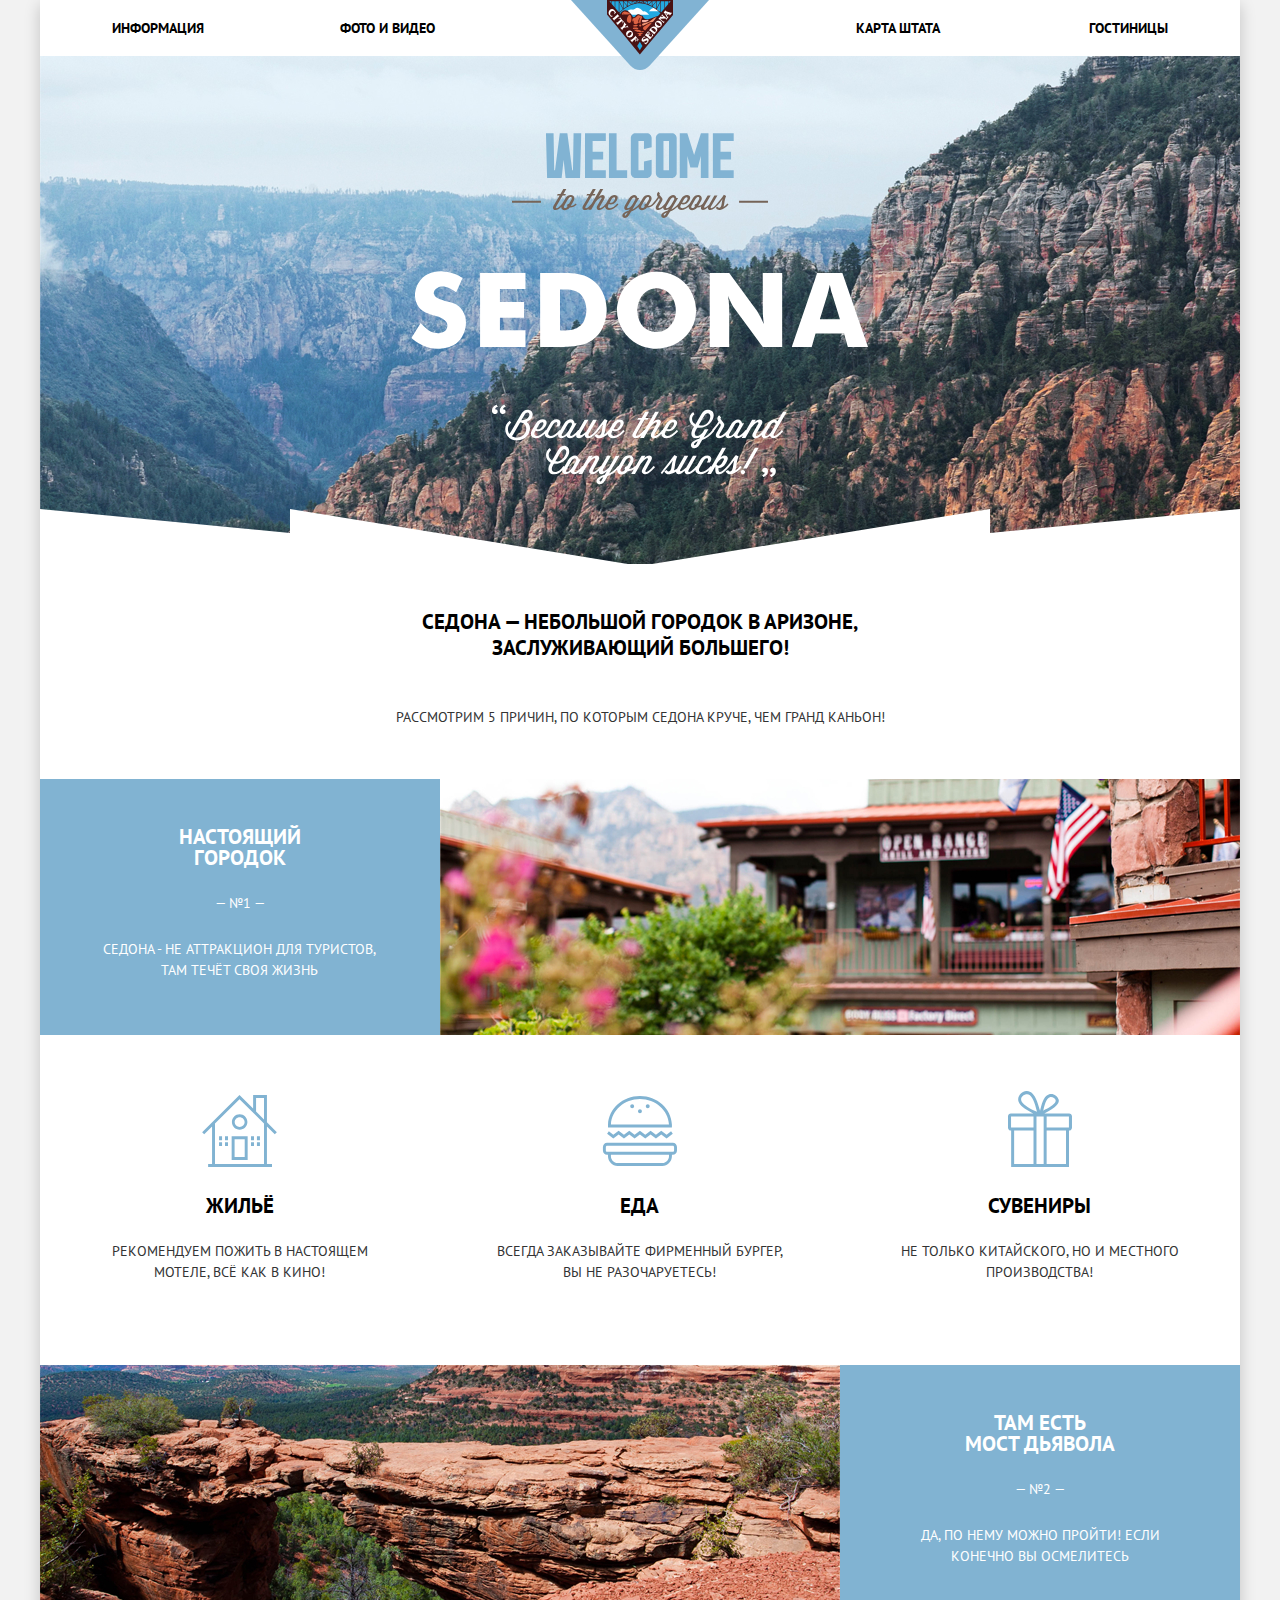
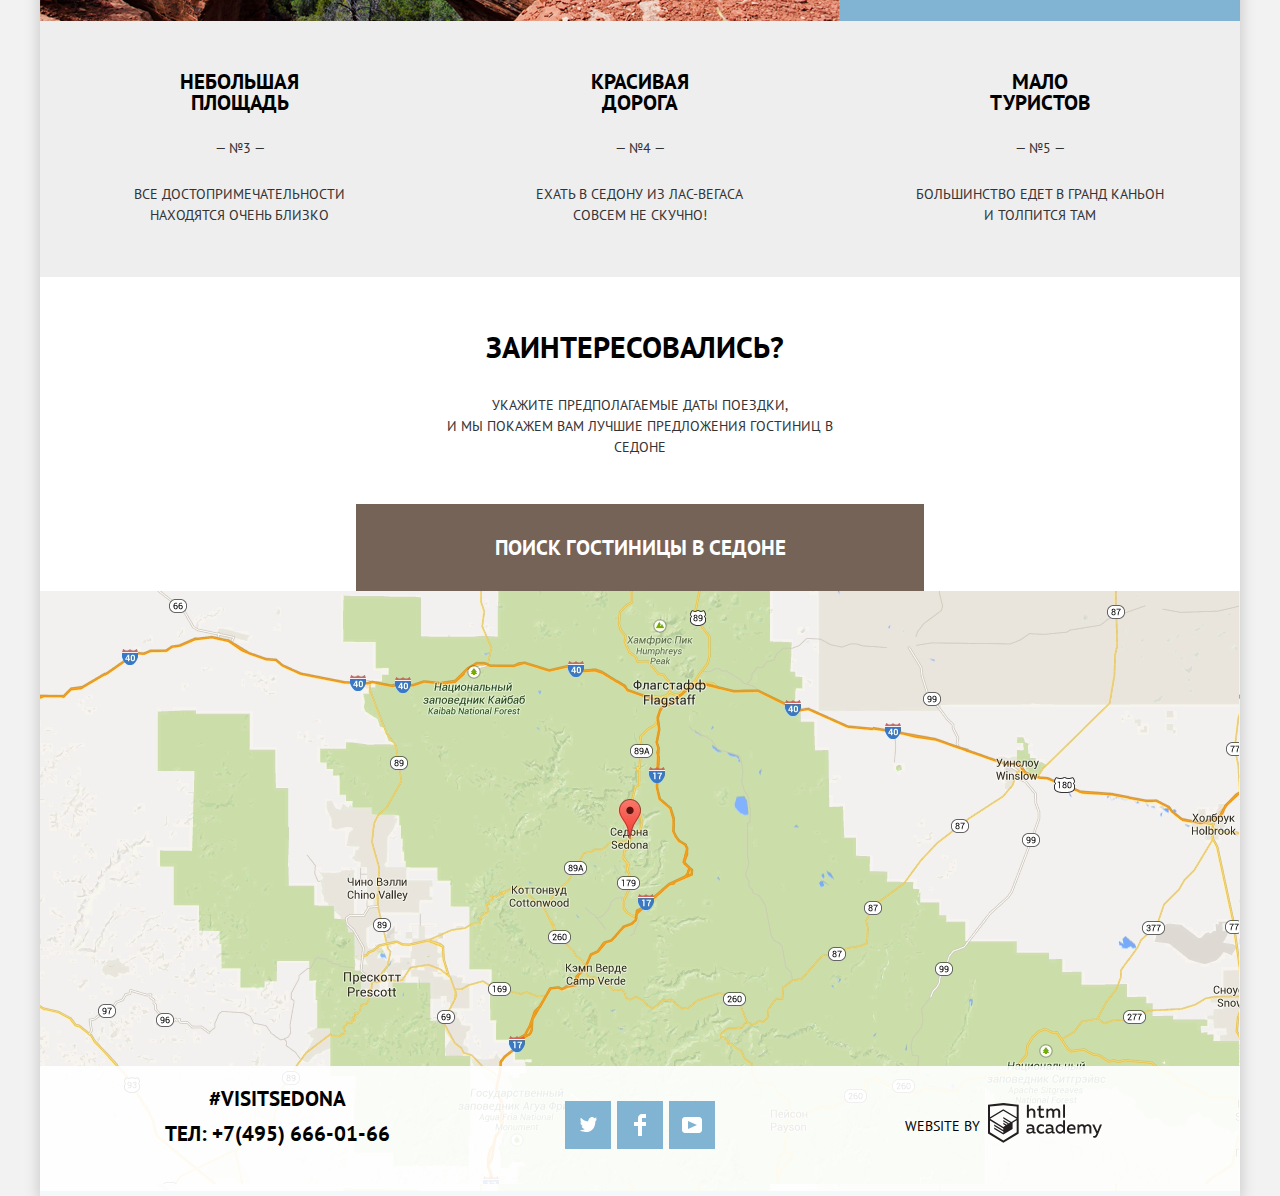
<file: index.html>
<!DOCTYPE html>
<html class="page" lang="ru">
  <head>
    <meta charset="utf-8">
    <title>HTML Academy: Седона</title>
    <link rel="icon" href="favicon.ico">
    <link rel="apple-touch-icon" href="img/152.png">
    <link href="css/normalize.min.css" rel="stylesheet">
    <link href="css/style.min.css" rel="stylesheet">
  </head>

  <body class="container">

    <header class="main-header">
      <nav class="main-navigation">
        <a class="main-header-logo">
          <img src="img/logo.svg" width="138" height="70" alt="Герб города Седона">
        </a>
        <ul class="site-navigation">
          <li class="site-navigation-item"><a href="#">Информация</a></li>
          <li class="site-navigation-item"><a href="#">Фото и видео</a></li>
          <li class="site-navigation-item"><a href="#">Карта штата</a></li>
          <li class="site-navigation-item"><a href="catalog.html">Гостиницы</a></li>
        </ul>
      </nav>
    </header>

    <main class="main-content">
      <h1 class="main-definition">Седона — небольшой городок в Аризоне, заслуживающий большего!</h1>
      <p class="main-description">Рассмотрим 5 причин, по которым Седона круче, чем гранд каньон!</p>
      <section class="features">
        <h2 class="hidden">Достоинства Седоны</h2>
        <ul class="features-list">
          <li class="feature-item first">
            <div class="feature-description">
              <h3>Настоящий городок</h3>
              <p class="feature-number">— №1 —</p>
              <p class="feature-clarification">Седона - не аттракцион для туристов, там течёт своя жизнь</p>
            </div>
            <img class="feature-image" src="img/everyday-life.jpg" width="800" height="256" alt="Повседневная жизнь в Седоне">
            <ul class="subfeatures-list">
              <li class="subfeatures-item housing">
                <h3>Жильё</h3>
                <p class="feature-clarification">Рекомендуем пожить в настоящем мотеле, всё как в кино!</p>
              </li>
              <li class="subfeatures-item food">
                <h3>Еда</h3>
                <p class="feature-clarification">Всегда заказывайте фирменный бургер, вы не разочаруетесь!</p>
              </li>
              <li class="subfeatures-item souvenirs">
                <h3>Сувениры</h3>
                <p class="feature-clarification">Не только китайского, но и местного производства!</p>
              </li>
            </ul>
          </li>
          <li class="feature-item second">
            <div class="feature-description">
              <h3>Там есть Мост дьявола</h3>
              <p  class="feature-number"> — №2 —</p>
              <p class="feature-clarification">Да, по нему можно пройти! Если конечно вы осмелитесь</p>
            </div>
            <img class="feature-image" src="img/devil-bridge.jpg" width="800" height="256" alt="Мост Дьявола">
          </li>
          <li class="feature-item-no-pic">
            <h3>Небольшая площадь</h3>
            <p  class="feature-number">— №3 —</p>
            <p class="feature-clarification">Все достопримечательности находятся очень близко</p>
          </li>
          <li class="feature-item-no-pic">
            <h3>Красивая дорога</h3>
            <p  class="feature-number">— №4 —</p>
            <p class="feature-clarification">Ехать в седону из Лас-Вегаса совсем не скучно!</p>
          </li>
          <li class="feature-item-no-pic">
            <h3>Мало туристов</h3>
            <p  class="feature-number">— №5 —</p>
            <p class="feature-clarification">Большинство едет в гранд каньон и толпится там</p>
          </li>
        </ul>
      </section>
      <section class="hotel">
        <p class="hotel-interest">Заинтересовались?</p>
        <p class="clarification">Укажите предполагаемые даты поездки,<br> и мы покажем вам лучшие предложения гостиниц в Cедоне</p>
        <h2 class="hidden">Поиск гостиницы в Седоне</h2>
        <a class="hotel-search" href="form.html">Поиск гостиницы в Седоне</a>
        <form class="hotel-form" method="post" action="https://echo.htmlacademy.ru">
          <div class="hotel-field">
            <label class="hotel-form-arrival" for="arrival">Дата заезда:</label>
            <div class="hotel-form-field">
              <button class="hotel-calendar" type="button">
                <svg width="21" height="23" viewBox="0 0 21 23" fill="none" xmlns="http://www.w3.org/2000/svg">
                  <path fill-rule="evenodd" clip-rule="evenodd" d="M16.406 3.02498H19.251C20.217 3.02498 21 3.84698 21 4.86198V21.164C21 22.179 20.217 23 19.251 23H1.75C0.784 23 0 22.179 0 21.164V4.86198C0 3.84698 0.784 3.02498 1.75 3.02498H4.593V1.64798C4.593 1.26698 4.887 0.958984 5.25 0.958984C5.612 0.958984 5.906 1.26698 5.906 1.64798V3.02498H9.844V1.64798C9.844 1.26698 10.138 0.958984 10.501 0.958984C10.862 0.958984 11.156 1.26698 11.156 1.64798V3.02498H15.094V1.64798C15.094 1.26698 15.387 0.958984 15.75 0.958984C16.112 0.958984 16.406 1.26698 16.406 1.64798V3.02498ZM19.5646 21.484C19.6466 21.3979 19.691 21.2828 19.688 21.164H19.689V4.86198C19.689 4.60898 19.493 4.40298 19.252 4.40298H16.407V5.78098C16.407 6.16198 16.113 6.46998 15.751 6.46998C15.388 6.46998 15.095 6.16198 15.095 5.78098V4.40298H11.157V5.78098C11.157 6.16198 10.863 6.46998 10.502 6.46998C10.139 6.46998 9.845 6.16198 9.845 5.78098V4.40298H5.907V5.78098C5.907 6.16198 5.613 6.46998 5.251 6.46998C4.888 6.46998 4.594 6.16198 4.594 5.78098V4.40298H1.75C1.50263 4.40953 1.30696 4.61458 1.312 4.86198V21.164C1.30696 21.4114 1.50263 21.6164 1.75 21.623H19.251C19.3698 21.6201 19.4826 21.5701 19.5646 21.484Z" fill="#A9A9A9"/>
                  <path fill-rule="evenodd" clip-rule="evenodd" d="M4.59399 9.2251H7.21899V11.2911H4.59399V9.2251ZM4.59399 12.6681H7.21899V14.7351H4.59399V12.6681ZM7.21899 16.1121H4.59399V18.1781H7.21899V16.1121ZM9.18799 16.1121H11.813V18.1781H9.18799V16.1121ZM11.813 12.6681H9.18799V14.7351H11.813V12.6681ZM9.18799 9.2251H11.813V11.2911H9.18799V9.2251ZM16.406 16.1121H13.781V18.1781H16.406V16.1121ZM13.781 12.6681H16.406V14.7351H13.781V12.6681ZM16.406 9.2251H13.781V11.2911H16.406V9.2251Z" fill="#A9A9A9"/>
                </svg>
              </button>
              <input class="hotel-input-date" type="text" id="arrival" name="arrival" placeholder="24 апреля 2017">
            </div>
          </div>
          <div class="hotel-field">
            <label class="hotel-form-departure" for="departure">Дата выезда:</label>
            <div class="hotel-form-field">
              <button class="hotel-calendar" type="button">
                <svg width="21" height="23" viewBox="0 0 21 23" fill="none" xmlns="http://www.w3.org/2000/svg">
                  <path fill-rule="evenodd" clip-rule="evenodd" d="M16.406 3.02498H19.251C20.217 3.02498 21 3.84698 21 4.86198V21.164C21 22.179 20.217 23 19.251 23H1.75C0.784 23 0 22.179 0 21.164V4.86198C0 3.84698 0.784 3.02498 1.75 3.02498H4.593V1.64798C4.593 1.26698 4.887 0.958984 5.25 0.958984C5.612 0.958984 5.906 1.26698 5.906 1.64798V3.02498H9.844V1.64798C9.844 1.26698 10.138 0.958984 10.501 0.958984C10.862 0.958984 11.156 1.26698 11.156 1.64798V3.02498H15.094V1.64798C15.094 1.26698 15.387 0.958984 15.75 0.958984C16.112 0.958984 16.406 1.26698 16.406 1.64798V3.02498ZM19.5646 21.484C19.6466 21.3979 19.691 21.2828 19.688 21.164H19.689V4.86198C19.689 4.60898 19.493 4.40298 19.252 4.40298H16.407V5.78098C16.407 6.16198 16.113 6.46998 15.751 6.46998C15.388 6.46998 15.095 6.16198 15.095 5.78098V4.40298H11.157V5.78098C11.157 6.16198 10.863 6.46998 10.502 6.46998C10.139 6.46998 9.845 6.16198 9.845 5.78098V4.40298H5.907V5.78098C5.907 6.16198 5.613 6.46998 5.251 6.46998C4.888 6.46998 4.594 6.16198 4.594 5.78098V4.40298H1.75C1.50263 4.40953 1.30696 4.61458 1.312 4.86198V21.164C1.30696 21.4114 1.50263 21.6164 1.75 21.623H19.251C19.3698 21.6201 19.4826 21.5701 19.5646 21.484Z" fill="#A9A9A9"/>
                  <path fill-rule="evenodd" clip-rule="evenodd" d="M4.59399 9.2251H7.21899V11.2911H4.59399V9.2251ZM4.59399 12.6681H7.21899V14.7351H4.59399V12.6681ZM7.21899 16.1121H4.59399V18.1781H7.21899V16.1121ZM9.18799 16.1121H11.813V18.1781H9.18799V16.1121ZM11.813 12.6681H9.18799V14.7351H11.813V12.6681ZM9.18799 9.2251H11.813V11.2911H9.18799V9.2251ZM16.406 16.1121H13.781V18.1781H16.406V16.1121ZM13.781 12.6681H16.406V14.7351H13.781V12.6681ZM16.406 9.2251H13.781V11.2911H16.406V9.2251Z" fill="#A9A9A9"/>
                </svg>
              </button>
              <input class="hotel-input-date" type="text" id="departure" name="departure" placeholder="4 июля 2017">
            </div>
          </div>
          <div class="hotel-field">
            <label class="hotel-label-adults" for="adults">Взрослые:</label>
            <div class="hotel-counter-wrapper">
              <button class="hotel-counter-add" type="button">
                <svg width="11" height="11" viewBox="0 0 11 11" fill="none" xmlns="http://www.w3.org/2000/svg">
                  <path fill-rule="evenodd" clip-rule="evenodd" d="M4.23086 6.76932V11H6.76932V6.76932H11V4.23086H6.76932V0H4.23085V4.23086H0V6.76932H4.23086Z" fill="#A9A9A9"/>
                </svg>
              </button>
              <button class="hotel-counter-del" type="button">
                <svg width="12" height="3" viewBox="0 0 12 3" fill="none" xmlns="http://www.w3.org/2000/svg">
                  <rect width="12" height="3" fill="#A9A9A9"/>
                </svg>
              </button>
              <input class="hotel-input-people" type="text" id="adults" name="adults" placeholder="2">
            </div>
            <label class="hotel-label-children" for="children">Дети:</label>
            <div class="hotel-counter-wrapper">
              <button class="hotel-counter-add" type="button">
                <svg width="11" height="11" viewBox="0 0 11 11" fill="none" xmlns="http://www.w3.org/2000/svg">
                  <path fill-rule="evenodd" clip-rule="evenodd" d="M4.23086 6.76932V11H6.76932V6.76932H11V4.23086H6.76932V0H4.23085V4.23086H0V6.76932H4.23086Z" fill="#A9A9A9"/>
                </svg>
              </button>
              <button class="hotel-counter-del" type="button">
                <svg width="12" height="3" viewBox="0 0 12 3" fill="none" xmlns="http://www.w3.org/2000/svg">
                  <rect width="12" height="3" fill="#A9A9A9"/>
                </svg>
              </button>
              <input class="hotel-input-people" type="text" id="children" name="children" placeholder="0">
            </div>
          </div>
          <button class="hotel-find-button" type="submit">Найти</button>
        </form>
      </section>
      <section class="map">
        <h2 class="hidden">Карта Седоны</h2>
        <iframe src="https://www.google.com/maps/embed?pb=!1m18!1m12!1m3!1d104770.38018730558!2d-111.86517855273749!3d34.85435832354931!2m3!1f0!2f0!3f0!3m2!1i1024!2i768!4f13.1!3m3!1m2!1s0x872da132f942b00d%3A0x5548c523fa6c8efd!2z0KHQtdC00L7QvdCwLCDQkNGA0LjQt9C-0L3QsCA4NjMzNiwg0KHQqNCQ!5e0!3m2!1sru!2sru!4v1615131981933!5m2!1sru!2sru" width="1200" height="594" allowfullscreen title="Седона в google maps"></iframe>
      </section>
    </main>

    <footer class="main-footer">
      <section class="footer-contacts">
        <h2 class="hidden">Контакты</h2>
        <p class="hashtag">#visitsedona</p>
        <p class="telephone">тел: <a href="tel:+74956660166">+7(495) 666-01-66</a></p>
      </section>
      <section class="footer-socials">
        <h2 class="hidden">Мы в социальных сетях</h2>
        <ul>
          <li>
            <a class="social-button" href="#">
              <span class="hidden">Twitter</span>
              <svg aria-hidden="true" focusable="false" width="17" height="17" viewBox="0 0 17 17" fill="none" xmlns="http://www.w3.org/2000/svg">
                <path d="M10.95 1.14409C12.635 0.648089 13.934 1.41409 14.527 2.32309C15.2 2.09209 15.858 1.84209 16.538 1.61509C16.5249 2.30145 16.2117 2.94761 15.681 3.38309C16.366 3.55309 16.985 2.89209 16.985 2.89209C16.816 3.89209 15.979 4.68009 15.422 4.91609C15.191 11.6661 12.247 16.1331 5.34498 15.9981H4.89898C4.48898 15.9981 0.734977 15.5381 0.000976562 14.1111C2.27198 14.3071 3.89398 13.6891 4.69398 12.9341C3.73398 12.6341 2.01498 12.4571 1.71498 9.98409C2.06398 10.0901 2.27898 10.2121 2.90498 10.1031C1.70498 9.24709 0.373977 8.53009 0.447977 6.33009C0.732977 6.65809 1.51498 6.86609 1.78798 6.80209C1.08498 6.56109 -0.182023 3.44209 0.893977 1.85009C2.71198 3.70409 4.62898 5.45609 8.04598 5.62309C8.25398 3.33009 9.18298 1.79309 10.95 1.14409Z" fill="white"/>
              </svg>
            </a>
          </li>
          <li>
            <a class="social-button" href="#">
              <span class="hidden">Facebook</span>
              <svg aria-hidden="true" focusable="false" width="12" height="22" viewBox="0 0 12 22" fill="none" xmlns="http://www.w3.org/2000/svg">
                <path d="M12 4V0H8C5.79086 0 4 1.79086 4 4V8H0V12H4V22H8V12H12V8H8V4H12Z" fill="white"/>
              </svg>
            </a>
          </li>
          <li>
            <a class="social-button" href="#">
              <span class="hidden">YouTube</span>
              <svg aria-hidden="true" focusable="false" width="20" height="16" viewBox="0 0 20 16" fill="none" xmlns="http://www.w3.org/2000/svg">
                <path fill-rule="evenodd" clip-rule="evenodd" d="M3 0H17C18.65 0 20 1.35 20 3V13C20 14.65 18.65 16 17 16H3C1.35 16 0 14.65 0 13V3C0 1.35 1.35 0 3 0ZM6.027 4.002V11.998L15.014 8L6.027 4.002Z" fill="white"/>
              </svg>
            </a>
          </li>
        </ul>
      </section>
      <p class="footer-copyright">
        Website by
        <a href="https://htmlacademy.ru/intensive/htmlcss"  aria-label="Перейти на лендинг интенсива по вёрстке сайтов от HTML Academy">
          <svg class="footer-copyright-logo" width="115" height="41" viewBox="0 0 115 41" fill="none" xmlns="http://www.w3.org/2000/svg">
            <path fill-rule="evenodd" clip-rule="evenodd" d="M15.5197 1.05737H15.3509L0 2.71895V31.4945L15.3509 40.8382L30.7018 31.4945V2.71895L15.5197 1.05737ZM77.0183 2.62185H75.0876V15.7311H77.0183V2.62185ZM40.8619 2.63264V7.76843C41.6131 6.9864 42.6386 6.5436 43.7105 6.53843C44.6823 6.47908 45.6329 6.84495 46.3253 7.54479C47.0177 8.24462 47.3866 9.21244 47.3399 10.2068V15.7634H45.367V10.4658C45.4231 9.94897 45.2754 9.43059 44.9566 9.02553C44.6377 8.62047 44.174 8.36218 43.6683 8.3079H43.3518C42.3456 8.36979 41.4321 8.9295 40.9041 9.80764V15.7634H38.8995V2.63264H40.8619ZM77.0183 31.4837H75.2775V30.0595C74.4828 31.1353 73.23 31.7538 71.9119 31.7211C69.4751 31.5528 67.5825 29.4822 67.5825 26.9845C67.5825 24.4867 69.4751 22.4162 71.9119 22.2479C73.1195 22.2052 74.2818 22.7203 75.0771 23.6505V18.3205H77.0183V31.4837ZM47.0656 30.0595C47.263 30.0515 47.4583 30.0152 47.6459 29.9516V31.3866C47.2482 31.5404 46.826 31.6172 46.4009 31.6132C45.6482 31.6769 44.9394 31.2429 44.639 30.5342C43.7036 31.31 42.5302 31.7227 41.3261 31.6995C39.733 31.6995 38.256 30.804 38.256 28.9482C38.256 26.65 40.3661 25.9379 42.1702 25.9379C42.9402 25.9505 43.707 26.0408 44.4596 26.2076V25.884C44.4596 24.805 43.6578 23.9742 42.1491 23.9742C41.0585 23.9764 39.9804 24.2116 38.9839 24.6647V22.8305C40.0678 22.451 41.204 22.2506 42.3495 22.2371C44.8394 22.2371 46.3693 23.4455 46.3693 26.1753V29.4121C46.3546 29.5668 46.401 29.721 46.4981 29.8406C46.5951 29.9601 46.7349 30.035 46.8862 30.0487H47.0656V30.0595ZM40.2711 28.8403C40.298 29.229 40.4761 29.5905 40.7655 29.844C41.055 30.0974 41.4317 30.2217 41.8115 30.189H41.9275C42.8819 30.1906 43.7973 29.8022 44.4702 29.11V27.5779C43.842 27.4414 43.2026 27.3655 42.5605 27.3513C41.5055 27.3513 40.2817 27.7074 40.2817 28.8403H40.2711ZM56.0229 22.9384C55.1962 22.4632 54.2596 22.2246 53.3115 22.2479H52.9422C51.7332 22.2873 50.5891 22.8166 49.7619 23.7192C48.9347 24.6218 48.4923 25.8236 48.5321 27.06V27.5024C48.6957 30.0004 50.805 31.8921 53.2482 31.7318C54.2519 31.7555 55.2477 31.5452 56.1601 31.1168V29.2718C55.3769 29.7215 54.4945 29.9591 53.5963 29.9624C52.5199 30.0288 51.4963 29.4793 50.9385 28.5356C50.3806 27.5918 50.3806 26.4095 50.9385 25.4658C51.4963 24.522 52.5199 23.9725 53.5963 24.039C54.461 24.0357 55.3066 24.2989 56.0229 24.7942V22.9384ZM66.1514 30.0595C66.3488 30.0515 66.5441 30.0152 66.7317 29.9516V31.3866C66.334 31.5404 65.9118 31.6172 65.4867 31.6132C64.734 31.6769 64.0252 31.2429 63.7248 30.5342C62.7894 31.31 61.616 31.7227 60.4119 31.6995C58.8188 31.6995 57.3417 30.804 57.3417 28.9482C57.3417 26.65 59.4518 25.9379 61.256 25.9379C62.0259 25.9505 62.7928 26.0408 63.5454 26.2076V25.884C63.5454 24.805 62.7436 23.9742 61.2349 23.9742C60.1443 23.9764 59.0662 24.2116 58.0697 24.6647V22.8305C59.1536 22.451 60.2897 22.2506 61.4353 22.2371C63.9252 22.2371 65.455 23.4455 65.455 26.1753V29.4121C65.4404 29.5668 65.4868 29.721 65.5838 29.8406C65.6809 29.9601 65.8207 30.035 65.972 30.0487H66.1514V30.0595ZM59.855 29.8481C59.5632 29.5943 59.3837 29.2311 59.3569 28.8403H59.378C59.378 27.7074 60.5385 27.3513 61.6569 27.3513C62.299 27.3655 62.9383 27.4414 63.5665 27.5779V29.11C62.8937 29.8022 61.9782 30.1906 61.0239 30.189H60.9078C60.5263 30.2247 60.1469 30.1019 59.855 29.8481ZM69.3271 26.9305C69.3271 25.2859 70.6308 23.9526 72.239 23.9526L72.2601 24.0066C73.4742 24.0066 74.5742 24.7382 75.0665 25.8732V28.0311C74.5856 29.1871 73.4673 29.9296 72.239 29.9084C70.6308 29.9084 69.3271 28.5752 69.3271 26.9305ZM83.3486 22.2479C86.8408 22.2479 88.0541 25.1395 87.4844 27.7397H80.922C81.1436 29.3582 82.6839 30.0163 84.2876 30.0163C85.2509 30.0196 86.2027 29.8021 87.0729 29.3797V31.1061C86.0736 31.5421 84.9939 31.7519 83.9078 31.7211C81.2385 31.7211 78.8963 30.189 78.8963 26.9521C78.8362 25.7502 79.2482 24.5736 80.0408 23.6841C80.8334 22.7945 81.9408 22.2658 83.1165 22.2155H83.3486V22.2479ZM80.8693 26.1753C80.9704 24.8237 82.1216 23.8104 83.4436 23.9095H83.4858C84.1064 23.8531 84.7196 24.08 85.1612 24.5295C85.6028 24.979 85.8275 25.6051 85.7752 26.24H80.8693V26.1753ZM89.489 31.4621V22.4961H91.2298V23.575C91.9777 22.7197 93.041 22.2229 94.1628 22.2047C95.2951 22.1328 96.3712 22.7163 96.9482 23.7153C97.7407 22.8335 98.8477 22.3161 100.018 22.2803C100.952 22.2327 101.859 22.6011 102.507 23.2901C103.154 23.9792 103.478 24.9213 103.394 25.8732V31.4837H101.39V25.9271C101.437 25.4734 101.306 25.0191 101.024 24.6647C100.743 24.3104 100.336 24.0852 99.8917 24.039H99.6174C98.7512 24.0941 97.9525 24.536 97.4335 25.2474V31.4837H95.4289V25.9271C95.4728 25.47 95.3357 25.0139 95.0481 24.6611C94.7606 24.3082 94.3467 24.088 93.8991 24.0497H93.6881C92.7466 24.1344 91.8915 24.6449 91.3564 25.4416V31.5161H89.5312L89.489 31.4621ZM113.977 22.4745H111.972L109.324 29.2718L106.306 22.4853H104.196L108.417 31.5484L108.237 32.0016C107.72 33.3611 107.003 34.0516 106.053 34.0516C105.75 34.0548 105.447 34.0112 105.156 33.9221V35.6161C105.536 35.7125 105.926 35.7632 106.317 35.7671C107.646 35.7671 108.902 35.0226 109.851 32.6813L113.977 22.4745ZM52.689 6.78658V3.54974L50.7266 4.01369V6.73264H49.144V8.49132H50.7899V12.9905C50.7231 13.817 51.0244 14.6301 51.61 15.2038C52.1955 15.7775 53.0028 16.0505 53.8073 15.9468C54.5996 15.9535 55.3875 15.8259 56.139 15.5692V13.8429C55.5727 14.0781 54.9672 14.199 54.356 14.199C53.2165 14.199 52.689 13.8105 52.689 12.6237V8.5129H55.8541V6.78658H52.689ZM58.3862 15.7526V6.75421H60.1376V7.83316C60.8811 6.97655 61.9403 6.476 63.0601 6.45211C64.1624 6.38099 65.2146 6.93142 65.8032 7.88711C66.5958 7.00534 67.7028 6.48794 68.8734 6.45211C69.8138 6.41462 70.7233 6.79859 71.364 7.50353C72.0046 8.20846 72.3126 9.16418 72.2073 10.1205V15.7418H70.2028V10.1853C70.2499 9.73151 70.1184 9.27721 69.8373 8.92287C69.5561 8.56853 69.1485 8.34334 68.7046 8.29711H68.4619C67.5957 8.35228 66.797 8.7942 66.278 9.50553V15.7418H64.2734V10.1853C64.3206 9.73151 64.1891 9.27721 63.9079 8.92287C63.6268 8.56853 63.2191 8.34334 62.7752 8.29711H62.5326C61.5911 8.38181 60.736 8.89229 60.2009 9.68895V15.7634H58.3862V15.7526ZM28.6972 30.3033L28.7078 30.2968L28.6972 30.3184V30.3033ZM28.6972 18.3205V30.3033L15.3509 38.4321L2.00459 30.3184V18.5147L15.2876 26.6068V28.0311L6.18257 22.5284V23.9418L15.3404 29.5632V31.0629L6.19312 25.4955V26.9521L15.3509 32.5734L24.5826 26.9197V20.8129L28.6972 18.3205ZM28.7078 16.7776L25.0362 18.9355L23.3482 20.0145L15.3087 15.0837V16.4971L22.156 20.7266L22.0083 20.8237L20.9532 21.4063L15.2876 17.9537V19.3995L19.761 22.1184L18.706 22.8413L15.3298 20.7913V22.2047L17.5454 23.5426L15.2982 24.9021L2.11009 16.864L15.3087 8.72869L28.7078 16.7776ZM15.2876 7.27211L28.7078 15.3534V4.56395L15.3615 3.12895L2.01514 4.56395V15.3534L15.2876 7.27211Z" fill="#231F20"/>
          </svg>
        </a>
      </p>
    </footer>
    <script src="js/main.min.js"></script>
  </body>
</html>
</file>
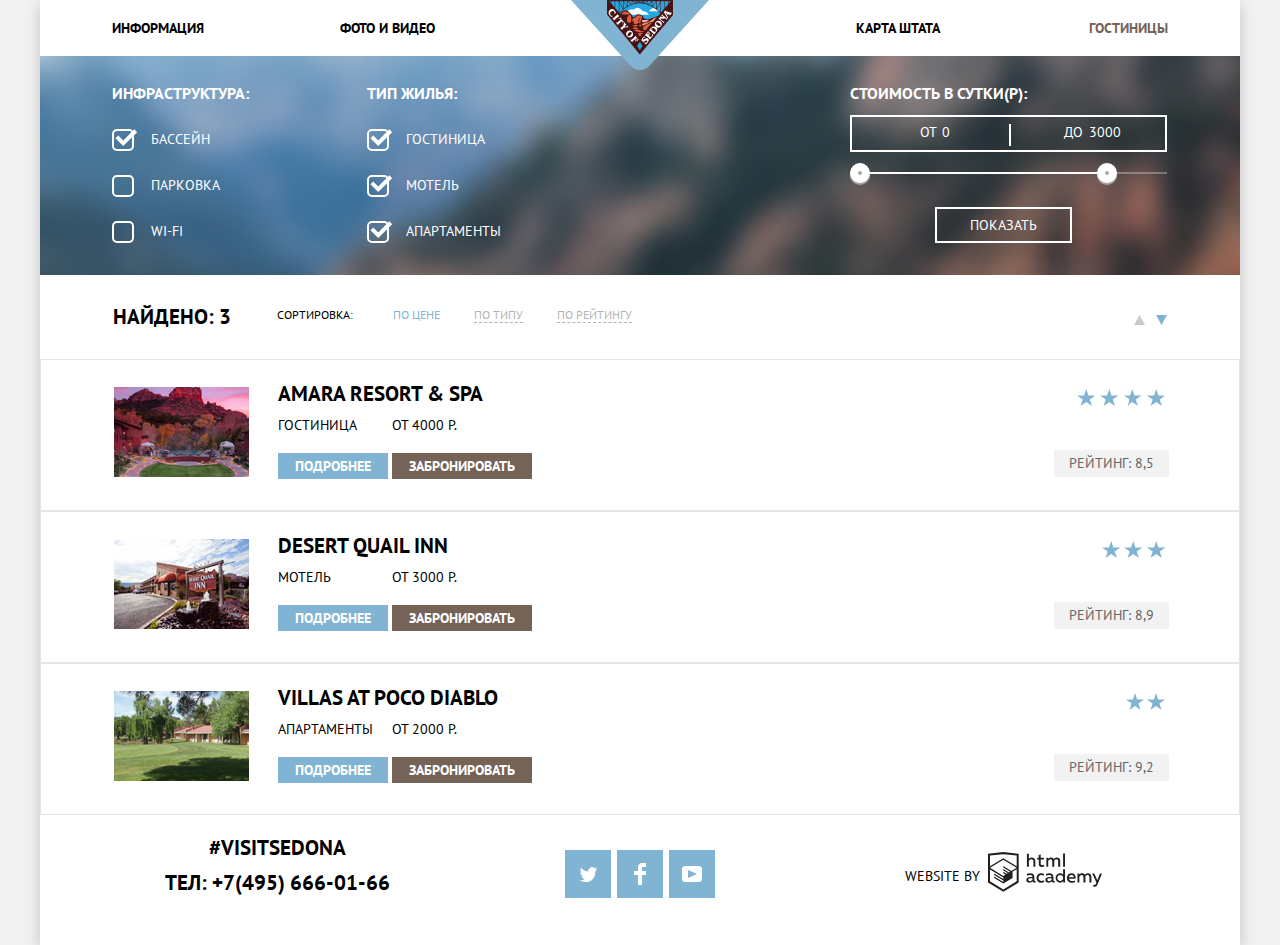
<file: catalog.html>
<!DOCTYPE html>
<html class="page" lang="ru">
<head>
  <meta charset="UTF-8">
  <title>Каталог гостиниц — Седона</title>
  <link rel="icon" href="favicon.ico">
  <link rel="apple-touch-icon" href="img/152.png">
  <link href="css/normalize.min.css" rel="stylesheet">
  <link href="css/style.min.css" rel="stylesheet">
</head>

<body class="container catalog-container">
  <header class="main-header catalog-header">
    <nav class="main-navigation">
      <a class="main-header-logo" href="index.html">
        <img src="img/logo.svg" width="138" height="70" alt="Герб города Седона">
      </a>
      <ul class="site-navigation">
        <li class="site-navigation-item"><a href="#">Информация</a></li>
        <li class="site-navigation-item"><a href="#">Фото и видео</a></li>
        <li class="site-navigation-item"><a href="#">Карта штата</a></li>
        <li class="site-navigation-item"><a class="active">Гостиницы</a></li>
      </ul>
    </nav>
  </header>

  <main>
    <h1 class="hidden">Гостиницы</h1>
    <section class="hotel-filter">
      <h2 class="hidden">Фильтр гостиниц</h2>
      <form class="hotel-filter-form" method="post" action="https://echo.htmlacademy.ru">
        <fieldset class="hotel-fieldset infrastructure">
          <legend class="hotel-filter-legend">Инфраструктура:</legend>
          <ul class="hotel-filter-feature-list">
            <li class="filter-option">
              <input class="hidden filter-input-checkbox" type="checkbox" name="pool" id="filter-pool" checked>
              <label for="filter-pool">Бассейн</label>
            </li>
            <li class="filter-option">
              <input class="hidden filter-input-checkbox" type="checkbox" name="parking" id="filter-parking">
              <label for="filter-parking">Парковка</label>
            </li>
            <li class="filter-option">
              <input class="hidden filter-input-checkbox" type="checkbox" name="wifi" id="filter-wifi">
              <label for="filter-wifi">Wi-Fi</label>
            </li>
          </ul>
        </fieldset>
        <fieldset class="hotel-fieldset housing-type">
          <legend class="hotel-filter-legend">Тип жилья:</legend>
          <ul class="hotel-filter-feature-list">
            <li class="filter-option">
              <input class="hidden filter-input-checkbox" type="checkbox" name="hotel" id="filter-hotel" checked>
              <label for="filter-hotel">Гостиница</label>
            </li>
            <li class="filter-option">
              <input class="hidden filter-input-checkbox" type="checkbox" name="motel" id="filter-motel" checked>
              <label for="filter-motel">Мотель</label>
            </li>
            <li class="filter-option">
              <input class="hidden filter-input-checkbox" type="checkbox" name="apartment" id="filter-apartment" checked>
              <label for="filter-apartment">Апартаменты</label>
            </li>
          </ul>
        </fieldset>
        <fieldset class="hotel-fieldset cost-per-day">
          <legend class="hotel-filter-legend">Стоимость в сутки(Р):</legend>
          <div class="range-filter">
            <div class="price-controls">
              <label class="min-price">
                от <input type="text" placeholder="0">
              </label>
              <label class="max-price">
                до <input type="text" placeholder="3000">
              </label>
            </div>
            <div class="range-controls">
              <div class="scale">
                <div class="bar" style="width: 78%; margin-left: 0%"></div>
              </div>
              <div class="toggle toggle-min" tabindex="0" style="left: 0%"></div>
              <div class="toggle toggle-max" tabindex="0" style="left: 78%"></div>
            </div>
          </div>
          <button class="hotel-show" type="submit">Показать</button>
        </fieldset>
      </form>
    </section>
    <section class="hotel-results">
      <h2 class="hidden">Результаты поиска</h2>
      <div class="sort-menu">
        <p class="hotel-results-found">Найдено: 3</p>
        <ul class="hotel-results-sort">
          <li><a class="sort-by">Сортировка:</a></li>
          <li><a class="sort-by price">По цене</a></li>
          <li><a class="sort-by category" href="#">По типу</a></li>
          <li><a class="sort-by category" href="#">По рейтингу</a></li>
        </ul>
        <a class="button-up" href="#" aria-label="Кнопка сортировки по возрастанию рейтинга">
          <svg width="11" height="10" viewBox="0 0 11 10" fill="none" xmlns="http://www.w3.org/2000/svg">
            <path d="M5.5 0L11 10L0 10" fill="#81B3D2"/>
          </svg>
        </a>
        <a class="button-down" href="#" aria-label="Кнопка сортировки по убыванию рейтинга">
          <svg width="11" height="10" viewBox="0 0 11 10" fill="none" xmlns="http://www.w3.org/2000/svg">
            <path d="M5.5 10L0 0H11" fill="#81B3D2"/>
          </svg>
        </a>
      </div>
      <ul class="hotel-results-list">
        <li class="hotel-results-item">
          <img class="hotel-results-image" src="img/amara.jpg" width="135" height="90" alt="Гостиница Amara Resort&Spa">
          <article>
            <a href="#" aria-label="Перейти на страницу отеля"><h3 class="hotel-header">Amara Resort & Spa</h3></a>
            <div class="hotel-results-wrapper">
              <p class="hotel-type">Гостиница</p>
              <p class="hotel-price">От 4000 Р.</p>
            </div>
            <p class="hotel-controls">
              <a class="hotel-browse" href="#" aria-label="Открыть дополнительную информацию о гостинице">Подробнее</a>
              <a class="hotel-book" href="#" aria-label="Перейти на страницу формы бронирования отеля">Забронировать</a>
            </p>
          </article>
          <div class="hotel-prestige">
            <p class="hotel-stars">4 звезды</p>
            <p class="hotel-rating">Рейтинг: 8,5</p>
          </div>
        </li>
        <li class="hotel-results-item">
          <img class="hotel-results-image" src="img/desert-quail-inn.jpg" width="135" height="90" alt="Мотель Desert Quail Inn">
          <article>
            <a href="#" aria-label="Перейти на страницу отеля"><h3 class="hotel-header">Desert Quail Inn</h3></a>
            <div class="hotel-results-wrapper">
              <p class="hotel-type">Мотель</p>
              <p class="hotel-price">От 3000 Р.</p>
            </div>
            <p class="hotel-controls">
              <a class="hotel-browse" href="#" aria-label="Открыть дополнительную информацию о гостинице">Подробнее</a>
              <a class="hotel-book" href="#" aria-label="Перейти на страницу формы бронирования отеля">Забронировать</a>
            </p>
          </article>
          <div class="hotel-prestige">
            <p class="hotel-stars">3 звезды</p>
            <p class="hotel-rating">Рейтинг: 8,9</p>
          </div>
        </li>
        <li class="hotel-results-item">
          <img class="hotel-results-image" src="img/villas-at-poco-diablo.jpg" width="135" height="90" alt="Апартаменты Villas at Poco Diablo">
          <article>
            <a href="#" aria-label="Перейти на страницу отеля"><h3 class="hotel-header">Villas at Poco Diablo</h3></a>
            <div class="hotel-results-wrapper">
              <p class="hotel-type">Апартаменты</p>
              <p class="hotel-price">От 2000 Р.</p>
            </div>
            <p class="hotel-controls">
              <a class="hotel-browse" href="#" aria-label="Открыть дополнительную информацию о гостинице">Подробнее</a>
              <a class="hotel-book" href="#" aria-label="Перейти на страницу формы бронирования отеля">Забронировать</a>
            </p>
          </article>
          <div class="hotel-prestige">
            <p class="hotel-stars">2 звезды</p>
            <p class="hotel-rating">Рейтинг: 9,2</p>
          </div>
        </li>
      </ul>
    </section>
  </main>

  <footer class="main-footer catalog-footer">
    <section class="footer-contacts">
      <h2 class="hidden">Контакты</h2>
      <p class="hashtag">#visitsedona</p>
      <p class="telephone">тел: <a href="tel:+74956660166">+7(495) 666-01-66</a></p>
    </section>
    <section class="footer-socials">
      <h2 class="hidden">Мы в социальных сетях</h2>
      <ul>
        <li>
          <a class="social-button" href="#">
            <span class="hidden">Twitter</span>
            <svg aria-hidden="true" focusable="false" width="17" height="17" viewBox="0 0 17 17" fill="none" xmlns="http://www.w3.org/2000/svg">
              <path d="M10.95 1.14409C12.635 0.648089 13.934 1.41409 14.527 2.32309C15.2 2.09209 15.858 1.84209 16.538 1.61509C16.5249 2.30145 16.2117 2.94761 15.681 3.38309C16.366 3.55309 16.985 2.89209 16.985 2.89209C16.816 3.89209 15.979 4.68009 15.422 4.91609C15.191 11.6661 12.247 16.1331 5.34498 15.9981H4.89898C4.48898 15.9981 0.734977 15.5381 0.000976562 14.1111C2.27198 14.3071 3.89398 13.6891 4.69398 12.9341C3.73398 12.6341 2.01498 12.4571 1.71498 9.98409C2.06398 10.0901 2.27898 10.2121 2.90498 10.1031C1.70498 9.24709 0.373977 8.53009 0.447977 6.33009C0.732977 6.65809 1.51498 6.86609 1.78798 6.80209C1.08498 6.56109 -0.182023 3.44209 0.893977 1.85009C2.71198 3.70409 4.62898 5.45609 8.04598 5.62309C8.25398 3.33009 9.18298 1.79309 10.95 1.14409Z" fill="white"/>
            </svg>
          </a>
        </li>
        <li>
          <a class="social-button" href="#">
            <span class="hidden">Facebook</span>
            <svg aria-hidden="true" focusable="false" width="12" height="22" viewBox="0 0 12 22" fill="none" xmlns="http://www.w3.org/2000/svg">
              <path d="M12 4V0H8C5.79086 0 4 1.79086 4 4V8H0V12H4V22H8V12H12V8H8V4H12Z" fill="white"/>
            </svg>
          </a>
        </li>
        <li>
          <a class="social-button" href="#">
            <span class="hidden">YouTube</span>
            <svg aria-hidden="true" focusable="false" width="20" height="16" viewBox="0 0 20 16" fill="none" xmlns="http://www.w3.org/2000/svg">
              <path fill-rule="evenodd" clip-rule="evenodd" d="M3 0H17C18.65 0 20 1.35 20 3V13C20 14.65 18.65 16 17 16H3C1.35 16 0 14.65 0 13V3C0 1.35 1.35 0 3 0ZM6.027 4.002V11.998L15.014 8L6.027 4.002Z" fill="white"/>
            </svg>
          </a>
        </li>
      </ul>
    </section>
    <p class="footer-copyright">
      Website by
      <a class="footer-copyright-logo" href="https://htmlacademy.ru/intensive/htmlcss" aria-label="Перейти на лендинг интенсива по вёрстке сайтов от HTML Academy">
        <svg  width="115" height="41" viewBox="0 0 115 41" fill="none" xmlns="http://www.w3.org/2000/svg">
          <path fill-rule="evenodd" clip-rule="evenodd" d="M15.5197 1.05737H15.3509L0 2.71895V31.4945L15.3509 40.8382L30.7018 31.4945V2.71895L15.5197 1.05737ZM77.0183 2.62185H75.0876V15.7311H77.0183V2.62185ZM40.8619 2.63264V7.76843C41.6131 6.9864 42.6386 6.5436 43.7105 6.53843C44.6823 6.47908 45.6329 6.84495 46.3253 7.54479C47.0177 8.24462 47.3866 9.21244 47.3399 10.2068V15.7634H45.367V10.4658C45.4231 9.94897 45.2754 9.43059 44.9566 9.02553C44.6377 8.62047 44.174 8.36218 43.6683 8.3079H43.3518C42.3456 8.36979 41.4321 8.9295 40.9041 9.80764V15.7634H38.8995V2.63264H40.8619ZM77.0183 31.4837H75.2775V30.0595C74.4828 31.1353 73.23 31.7538 71.9119 31.7211C69.4751 31.5528 67.5825 29.4822 67.5825 26.9845C67.5825 24.4867 69.4751 22.4162 71.9119 22.2479C73.1195 22.2052 74.2818 22.7203 75.0771 23.6505V18.3205H77.0183V31.4837ZM47.0656 30.0595C47.263 30.0515 47.4583 30.0152 47.6459 29.9516V31.3866C47.2482 31.5404 46.826 31.6172 46.4009 31.6132C45.6482 31.6769 44.9394 31.2429 44.639 30.5342C43.7036 31.31 42.5302 31.7227 41.3261 31.6995C39.733 31.6995 38.256 30.804 38.256 28.9482C38.256 26.65 40.3661 25.9379 42.1702 25.9379C42.9402 25.9505 43.707 26.0408 44.4596 26.2076V25.884C44.4596 24.805 43.6578 23.9742 42.1491 23.9742C41.0585 23.9764 39.9804 24.2116 38.9839 24.6647V22.8305C40.0678 22.451 41.204 22.2506 42.3495 22.2371C44.8394 22.2371 46.3693 23.4455 46.3693 26.1753V29.4121C46.3546 29.5668 46.401 29.721 46.4981 29.8406C46.5951 29.9601 46.7349 30.035 46.8862 30.0487H47.0656V30.0595ZM40.2711 28.8403C40.298 29.229 40.4761 29.5905 40.7655 29.844C41.055 30.0974 41.4317 30.2217 41.8115 30.189H41.9275C42.8819 30.1906 43.7973 29.8022 44.4702 29.11V27.5779C43.842 27.4414 43.2026 27.3655 42.5605 27.3513C41.5055 27.3513 40.2817 27.7074 40.2817 28.8403H40.2711ZM56.0229 22.9384C55.1962 22.4632 54.2596 22.2246 53.3115 22.2479H52.9422C51.7332 22.2873 50.5891 22.8166 49.7619 23.7192C48.9347 24.6218 48.4923 25.8236 48.5321 27.06V27.5024C48.6957 30.0004 50.805 31.8921 53.2482 31.7318C54.2519 31.7555 55.2477 31.5452 56.1601 31.1168V29.2718C55.3769 29.7215 54.4945 29.9591 53.5963 29.9624C52.5199 30.0288 51.4963 29.4793 50.9385 28.5356C50.3806 27.5918 50.3806 26.4095 50.9385 25.4658C51.4963 24.522 52.5199 23.9725 53.5963 24.039C54.461 24.0357 55.3066 24.2989 56.0229 24.7942V22.9384ZM66.1514 30.0595C66.3488 30.0515 66.5441 30.0152 66.7317 29.9516V31.3866C66.334 31.5404 65.9118 31.6172 65.4867 31.6132C64.734 31.6769 64.0252 31.2429 63.7248 30.5342C62.7894 31.31 61.616 31.7227 60.4119 31.6995C58.8188 31.6995 57.3417 30.804 57.3417 28.9482C57.3417 26.65 59.4518 25.9379 61.256 25.9379C62.0259 25.9505 62.7928 26.0408 63.5454 26.2076V25.884C63.5454 24.805 62.7436 23.9742 61.2349 23.9742C60.1443 23.9764 59.0662 24.2116 58.0697 24.6647V22.8305C59.1536 22.451 60.2897 22.2506 61.4353 22.2371C63.9252 22.2371 65.455 23.4455 65.455 26.1753V29.4121C65.4404 29.5668 65.4868 29.721 65.5838 29.8406C65.6809 29.9601 65.8207 30.035 65.972 30.0487H66.1514V30.0595ZM59.855 29.8481C59.5632 29.5943 59.3837 29.2311 59.3569 28.8403H59.378C59.378 27.7074 60.5385 27.3513 61.6569 27.3513C62.299 27.3655 62.9383 27.4414 63.5665 27.5779V29.11C62.8937 29.8022 61.9782 30.1906 61.0239 30.189H60.9078C60.5263 30.2247 60.1469 30.1019 59.855 29.8481ZM69.3271 26.9305C69.3271 25.2859 70.6308 23.9526 72.239 23.9526L72.2601 24.0066C73.4742 24.0066 74.5742 24.7382 75.0665 25.8732V28.0311C74.5856 29.1871 73.4673 29.9296 72.239 29.9084C70.6308 29.9084 69.3271 28.5752 69.3271 26.9305ZM83.3486 22.2479C86.8408 22.2479 88.0541 25.1395 87.4844 27.7397H80.922C81.1436 29.3582 82.6839 30.0163 84.2876 30.0163C85.2509 30.0196 86.2027 29.8021 87.0729 29.3797V31.1061C86.0736 31.5421 84.9939 31.7519 83.9078 31.7211C81.2385 31.7211 78.8963 30.189 78.8963 26.9521C78.8362 25.7502 79.2482 24.5736 80.0408 23.6841C80.8334 22.7945 81.9408 22.2658 83.1165 22.2155H83.3486V22.2479ZM80.8693 26.1753C80.9704 24.8237 82.1216 23.8104 83.4436 23.9095H83.4858C84.1064 23.8531 84.7196 24.08 85.1612 24.5295C85.6028 24.979 85.8275 25.6051 85.7752 26.24H80.8693V26.1753ZM89.489 31.4621V22.4961H91.2298V23.575C91.9777 22.7197 93.041 22.2229 94.1628 22.2047C95.2951 22.1328 96.3712 22.7163 96.9482 23.7153C97.7407 22.8335 98.8477 22.3161 100.018 22.2803C100.952 22.2327 101.859 22.6011 102.507 23.2901C103.154 23.9792 103.478 24.9213 103.394 25.8732V31.4837H101.39V25.9271C101.437 25.4734 101.306 25.0191 101.024 24.6647C100.743 24.3104 100.336 24.0852 99.8917 24.039H99.6174C98.7512 24.0941 97.9525 24.536 97.4335 25.2474V31.4837H95.4289V25.9271C95.4728 25.47 95.3357 25.0139 95.0481 24.6611C94.7606 24.3082 94.3467 24.088 93.8991 24.0497H93.6881C92.7466 24.1344 91.8915 24.6449 91.3564 25.4416V31.5161H89.5312L89.489 31.4621ZM113.977 22.4745H111.972L109.324 29.2718L106.306 22.4853H104.196L108.417 31.5484L108.237 32.0016C107.72 33.3611 107.003 34.0516 106.053 34.0516C105.75 34.0548 105.447 34.0112 105.156 33.9221V35.6161C105.536 35.7125 105.926 35.7632 106.317 35.7671C107.646 35.7671 108.902 35.0226 109.851 32.6813L113.977 22.4745ZM52.689 6.78658V3.54974L50.7266 4.01369V6.73264H49.144V8.49132H50.7899V12.9905C50.7231 13.817 51.0244 14.6301 51.61 15.2038C52.1955 15.7775 53.0028 16.0505 53.8073 15.9468C54.5996 15.9535 55.3875 15.8259 56.139 15.5692V13.8429C55.5727 14.0781 54.9672 14.199 54.356 14.199C53.2165 14.199 52.689 13.8105 52.689 12.6237V8.5129H55.8541V6.78658H52.689ZM58.3862 15.7526V6.75421H60.1376V7.83316C60.8811 6.97655 61.9403 6.476 63.0601 6.45211C64.1624 6.38099 65.2146 6.93142 65.8032 7.88711C66.5958 7.00534 67.7028 6.48794 68.8734 6.45211C69.8138 6.41462 70.7233 6.79859 71.364 7.50353C72.0046 8.20846 72.3126 9.16418 72.2073 10.1205V15.7418H70.2028V10.1853C70.2499 9.73151 70.1184 9.27721 69.8373 8.92287C69.5561 8.56853 69.1485 8.34334 68.7046 8.29711H68.4619C67.5957 8.35228 66.797 8.7942 66.278 9.50553V15.7418H64.2734V10.1853C64.3206 9.73151 64.1891 9.27721 63.9079 8.92287C63.6268 8.56853 63.2191 8.34334 62.7752 8.29711H62.5326C61.5911 8.38181 60.736 8.89229 60.2009 9.68895V15.7634H58.3862V15.7526ZM28.6972 30.3033L28.7078 30.2968L28.6972 30.3184V30.3033ZM28.6972 18.3205V30.3033L15.3509 38.4321L2.00459 30.3184V18.5147L15.2876 26.6068V28.0311L6.18257 22.5284V23.9418L15.3404 29.5632V31.0629L6.19312 25.4955V26.9521L15.3509 32.5734L24.5826 26.9197V20.8129L28.6972 18.3205ZM28.7078 16.7776L25.0362 18.9355L23.3482 20.0145L15.3087 15.0837V16.4971L22.156 20.7266L22.0083 20.8237L20.9532 21.4063L15.2876 17.9537V19.3995L19.761 22.1184L18.706 22.8413L15.3298 20.7913V22.2047L17.5454 23.5426L15.2982 24.9021L2.11009 16.864L15.3087 8.72869L28.7078 16.7776ZM15.2876 7.27211L28.7078 15.3534V4.56395L15.3615 3.12895L2.01514 4.56395V15.3534L15.2876 7.27211Z" fill="#231F20"/>
        </svg>
      </a>
    </p>
  </footer>
</body>
</html>
</file>
<file: css/style.min.css>
@font-face{font-family:"PT Sans";src:url(../fonts/ptsans.woff2) format("woff2"),url(../fonts/ptsans.woff) format("woff");font-weight:400;font-style:normal}@font-face{font-family:"PT Sans";src:url(../fonts/ptsans-bold.woff2) format("woff2"),url(../fonts/ptsans-bold.woff) format("woff");font-weight:700;font-style:normal}.container{max-width:1200px;margin:0 auto;padding:0;box-sizing:border-box;text-align:center;box-shadow:0 5px 15px rgba(0,1,1,.2);font-family:"PT Sans",Arial,sans-serif;font-size:14px;line-height:21px;font-weight:700;color:var(--basic-black);text-transform:uppercase;background-color:var(--basic-lightblue);background-image:url(../img/index-background.jpg);background-position-y:56px;background-repeat:no-repeat;display:grid;grid-template-rows:min-content 1fr min-content;min-height:100%}.main-header{min-height:551px;background-image:url(../img/welcome.svg);background-repeat:no-repeat;background-position:center;background-position-y:133px;min-height:564px}.main-header-logo{position:absolute;left:50%;transform:translateX(-50%);margin:0;padding:0}.main-content{background-color:var(--basic-white)}.catalog-container{background-image:none}.catalog-container .main-navigation::after{display:none}.catalog-header{background-image:none;min-height:100%}a{text-decoration:none;margin:0;padding:0}img{max-width:100%;height:auto;object-fit:cover}.page{height:100%;background-color:var(--basic-lightgrey)}.hidden{position:absolute;width:1px;height:1px;margin:-1px;border:0;padding:0;white-space:nowrap;clip-path:inset(100%);clip:rect(0 0 0 0);overflow:hidden}:root{--basic-white:#ffffff;--basic-lightblue:#81b3d2;--basic-dark:#766357;--basic-grey:#eeeeee;--basic-lightgrey:#f2f2f2;--basic-black:#000000;--special-extra-lightblue:#669ec0;--special-deep-lightblue:#5496bd;--special-extra-dark:#604e43;--special-deep-dark:#503e33;--special-extra-lightgrey:#ebebeb;--special-deep-lightgrey:#e5e5e5;--special-neutral:#a9a9a9;--special-black:#333333;--special-darkgrey:#6a6a6a;--special-lightgrey:#cacaca;--special-deep-grey:#666666}.main-definition{font-size:21px;line-height:26px;padding:0 365px;padding-top:44.5px;margin:0;margin-bottom:29px}.main-description{color:var(--special-black);font-weight:400;padding-bottom:51px;padding-top:17px;margin:0}.main-navigation{position:relative;font-size:14px;line-height:26px;color:var(--basic-black);background-color:var(--basic-white)}.main-navigation::after{content:" ";background-image:url(../img/cutter.svg);position:absolute;width:100%;height:57px;top:509px;left:0;right:0;bottom:0}.site-navigation{display:flex;flex-direction:row;flex-wrap:wrap;list-style:none;margin:0;padding:0;padding-top:15px;padding-bottom:15px;background-color:var(--basic-white)}.site-navigation a{color:var(--basic-black)}.site-navigation a:hover{color:var(--basic-lightblue)}.site-navigation a:active{color:var(--special-neutral)}.site-navigation .active{color:var(--basic-dark)}.site-navigation-item{width:25%;box-sizing:border-box}.site-navigation-item:nth-child(1){text-align:left;padding-left:72px}.site-navigation-item:nth-child(2){text-align:left}.site-navigation-item:nth-child(3){text-align:right}.site-navigation-item:nth-child(4){text-align:right;padding-right:72px}.site-navigation-item:nth-child(5){text-align:left;padding-left:72px}.site-navigation-item:nth-child(6){text-align:left}.site-navigation-item:nth-child(7){text-align:right}.site-navigation-item:nth-child(8){text-align:right;padding-right:72px}.features-list{list-style:none;display:grid;grid-template-columns:33.33% 33.33% 33.34%;margin:0;padding:0}.feature-item h3{font-size:21px;color:var(--basic-white);margin:0 auto;padding:0;max-width:150px;padding-top:47px}.feature-item{background-color:var(--basic-lightblue);color:var(--basic-white);font-size:14px;font-weight:400;text-align:center}.first{grid-column:1/-1;display:flex;flex-direction:row;flex-wrap:wrap;align-items:flex-start}.second{grid-column:1/-1;display:flex;flex-direction:row;flex-wrap:wrap;align-items:flex-start}.feature-description{width:33.33%}.feature-image{flex-grow:1;width:66.67%}.feature-number{margin:0;padding:0;padding-top:25px}.feature-clarification{margin:0;padding:0;padding:25px 49px}.second .feature-description{order:2}.feature-item-no-pic h3{font-size:21px;color:var(--basic-black);margin:0 auto;padding:0;max-width:150px}.feature-item-no-pic{background-color:var(--basic-grey);color:var(--special-black);font-size:14px;font-weight:400;height:256px;box-sizing:border-box;padding-top:50px}.feature-item-no-pic .feature-clarification{padding-left:71px;padding-right:71px}.subfeatures-list{list-style:none;background-color:var(--basic-white);display:grid;grid-template-columns:1fr 1fr 1fr;margin:0;padding:0}.subfeatures-item h3{font-size:21px;color:var(--basic-black);margin:0 auto;padding:0;padding-top:160px;max-width:150px}.subfeatures-item{color:var(--special-black);font-size:14px;font-weight:400;padding:0;margin:0}.subfeatures-item .feature-clarification{padding-bottom:82px}.housing{background-image:url(../img/icon-1.svg);background-repeat:no-repeat;background-position:center 60px}.food{background-image:url(../img/icon-2.svg);background-repeat:no-repeat;background-position:center 61px}.souvenirs{background-image:url(../img/icon-3.svg);background-repeat:no-repeat;background-position:center 55px}.hotel{display:flex;flex-direction:column;align-items:center;padding-top:58px;position:relative;color:var(--special-black);font-size:14px;font-weight:700}.hotel-interest{margin:0;padding-right:11px;margin-bottom:36px;color:var(--basic-black);font-size:30px;line-height:24px}.clarification{margin:0;font-weight:400;width:435px;margin-bottom:43px}.hotel-search{background-color:var(--basic-dark);color:var(--basic-white);font-size:21px;line-height:26px;width:568px;margin-top:3px;padding-left:0;padding-right:0;padding-top:31px;padding-bottom:30px;box-sizing:border-box}.hotel-search:hover{background-color:var(--special-extra-dark);color:var(--basic-white);font-size:21px;line-height:26px}.hotel-search:focus{background-color:var(--special-deep-dark);color:var(--basic-white);font-size:21px;line-height:26px;mix-blend-mode:normal;opacity:.3}.hotel-form{display:flex;flex-direction:column;color:var(--basic-black);box-shadow:0 7px 15px rgba(0,1,1,.15);background-color:var(--basic-white);position:absolute;top:100%;left:50%;transform:translateX(-50%);z-index:1;padding-left:55px;padding-right:55px;padding-top:55px;padding-bottom:55px;box-sizing:border-box;width:568px}.hotel-form-hide{display:none}.hotel-form-show{display:flex;animation:bounce .6s}.hotel-form-error{animation:shake .6s}.hotel-form .hotel-field{margin:0;display:flex;flex-direction:row;flex-wrap:nowrap;align-items:center;justify-content:space-between;margin-bottom:29px}.hotel-form .hotel-field:nth-child(3){margin-bottom:55px}.hotel-label-children{margin-left:12px}.hotel-field label{max-width:110px}.hotel-input-date{border:none;text-transform:inherit;color:var(--basic-black);font-weight:700;background-color:var(--basic-lightgrey);border:2px solid var(--basic-lightgrey);width:346px;height:38px;box-sizing:border-box;padding-left:11px;padding-right:40px}.hotel-input-date::placeholder{color:var(--basic-black)}.hotel-input-date:hover{background-color:var(--special-extra-lightgrey)}.hotel-input-date:focus{background-color:var(--basic-white);border:2px solid var(--special-deep-lightgrey);outline:0}.hotel-form-field{position:relative}.hotel-calendar{position:absolute;top:50%;right:3px;transform:translateY(-50%);border:none;background-color:transparent}.hotel-calendar:hover path{fill:var(--basic-black)}.hotel-calendar:focus{outline:0}.hotel-calendar:active path{fill:var(--basic-lightblue)}.hotel-counter-wrapper{position:relative}.hotel-counter-wrapper:nth-of-type(2){margin-left:-12px}.hotel-counter-add{position:absolute;top:auto: 50%;transform:translateY(60%);right:5px;border:none;background-color:transparent}.hotel-counter-add:hover path{fill:var(--basic-black)}.hotel-counter-add:active path{fill:var(--basic-lightblue)}.hotel-counter-del{position:absolute;top:50%;transform:translateY(-65%);left:5px;border:none;background-color:transparent}.hotel-counter-del:hover rect{fill:var(--basic-black)}.hotel-counter-del:active rect{fill:var(--basic-lightblue)}.hotel-input-people{text-align:center;width:114px;height:38px;box-sizing:border-box;border:none;font-weight:700;background-color:var(--basic-lightgrey);padding-left:40px;padding-right:40px}.hotel-input-people::placeholder{color:var(--basic-black)}.hotel-input-people:hover{background-color:var(--special-extra-lightgrey)}.hotel-input-people:focus{background-color:var(--basic-white);border:2px solid var(--special-deep-lightgrey);outline:0}.hotel-find-button{color:var(--basic-white);background-color:var(--basic-lightblue);border:none;padding:16px 181px;font-family:"PT Sans",Arial,sans-serif;font-weight:700;font-size:21px;line-height:26px;width:458px;text-transform:uppercase}.hotel-find-button:hover{background-color:var(--special-extra-lightblue)}.hotel-find-button:focus{background-color:var(--special-deep-lightblue);mix-blend-mode:normal;opacity:.3}.map{margin-bottom:-125px;background-image:url(../img/map.png)}.map iframe{border:none}.hotel-filter{color:var(--basic-white);font-weight:400;font-size:14px;line-height:21px;background-color:var(--basic-lightblue);background-image:url(../img/catalog-background.jpg);background-position:top center;background-repeat:no-repeat;background-size:cover}.hotel-filter-form{display:flex;flex-direction:row;flex-wrap:wrap;text-align:left;padding-left:72px;padding-right:73px;padding-bottom:32px;padding-top:27px}.hotel-fieldset{border:none;padding:0;margin:0}.infrastructure{width:255px}.housing-type{width:260px}.cost-per-day{width:250px;align-items:center;margin-left:auto}.range-filter{padding-top:11px}.price-controls{display:flex;justify-content:flex-start;border:2px solid var(--basic-white);width:317px;position:relative;box-sizing:border-box}.price-controls::before{content:"";position:absolute;left:50%;top:7px;width:2px;height:22px;background-image:url(../img/delimiter.svg)}.price-controls label{padding-top:5px;padding-bottom:7px}.min-price{padding-left:68px}.max-price{padding-left:60px}.price-controls input{width:60px;border:none;background-color:transparent}.price-controls input::placeholder{color:var(--basic-white)}.range-controls{padding-top:20px;position:relative}.range-controls .scale{height:2px;background:rgba(255,255,255,.3)}.range-controls .bar{width:70%;height:2px;background:var(--basic-white)}.range-controls .toggle{position:absolute;top:11px;left:0;width:4px;height:4px;padding:0;border:8px solid var(--basic-white);background-color:var(--special-neutral);border-radius:50%;box-shadow:0 2px 1px 0 var(--special-neutral)}.range-controls .toggle:hover{top:9px;border-width:10px}.range-controls .toggle-min{left:0}.range-controls .toggle-max{left:238px}.hotel-filter-legend{font-weight:700;font-size:16px}.hotel-filter-feature-list{list-style:none;margin:0;padding:0}.hotel-filter-feature-list li{padding-top:25px;padding-left:39px}.filter-option label{position:relative;display:block;cursor:pointer;user-select:none;font-size:14px;line-height:21px}.filter-input-checkbox+label::before{content:"";position:absolute;left:-39px;top:0;width:18px;height:18px;border:2px solid var(--basic-white);border-radius:5px}.filter-input-checkbox:focus+label::before{outline:2px solid #000}.filter-input-checkbox:disabled+label::before{content:"";position:absolute;left:-39px;top:0;width:18px;height:18px;border:2px solid var(--special-darkgrey);border-radius:5px}.filter-input-checkbox:checked+label::after{content:"";position:absolute;top:0;left:-36px;width:23px;height:23px;background-image:url(../img/select.svg);background-repeat:no-repeat}.filter-input-checkbox:checked:disabled+label::after{content:"";position:absolute;top:0;left:-36px;width:23px;height:23px;background-image:url(../img/select-dark.svg);background-repeat:no-repeat}.hotel-show{background-color:transparent;color:var(--basic-white);border:2px solid var(--basic-white);width:137px;height:36px;font-family:"PT Sans",Arial,sans-serif;font-weight:400;font-size:14px;line-height:21px;text-transform:uppercase;margin-top:33px;margin-left:85px}.hotel-show:hover{color:var(--basic-black);background-color:var(--basic-white)}.hotel-results{display:grid;grid-template-columns:1fr 1fr;background:var(--basic-white)}.hotel-results-found{margin:0;padding:0;padding-top:29px;font-size:21px;line-height:26px;text-align:left;padding-left:73px}.sort-menu{grid-column:1/-1;display:flex;justify-content:flex-start;padding-right:73px}.button-up{margin-right:11px;margin-top:35px;border:none;background:0 0;cursor:pointer}.button-up path{fill:var(--special-lightgrey)}.button-up:hover path{fill:var(--basic-black)}.button-up:focus{outline:0}.button-up:focus svg{outline:2px solid #000}.button-up:active path{fill:var(--basic-lightblue)}.button-down{margin-top:35px;border:none;background:0 0;cursor:pointer}.button-down path{fill:var(--basic-lightblue)}.button-down:hover path{fill:var(--basic-black)}.button-down:focus{outline:0}.button-down:focus svg{outline:2px solid #000}.button-down:active path{fill:var(--basic-lightblue)}.hotel-results-sort{list-style:none;margin:0;padding:0;padding-left:46px;padding-top:29px;padding-bottom:34px;display:flex;flex-direction:row;flex-grow:1;justify-content:flex-start}.sort-by{margin:0;padding:0;font-weight:400;font-size:12px;line-height:18px}.hotel-results-sort li:first-child{margin-left:0}.price{margin-left:40px;color:var(--basic-lightblue)}.category{margin-left:34px;border-bottom:1px dashed var(--basic-black);color:var(--basic-black);mix-blend-mode:normal;opacity:.3}.category:hover{border-bottom:1px dashed var(--basic-lightblue);color:var(--basic-lightblue);opacity:1}.category:focus{border-bottom:none;color:var(--basic-black);opacity:1}.hotel-results-list{list-style:none;margin:0;padding:0;grid-column:1/-1}.hotel-results-item{font-size:14px;line-height:21px;font-weight:400;border:1px solid var(--special-deep-lightgrey);margin:0;padding:0;padding-left:73px;padding-bottom:33px;display:flex;flex-direction:row;justify-content:flex-start;align-items:flex-end;box-sizing:border-box}.hotel-results-item article{text-align:left;margin:0;padding:0;padding-left:29px;padding-top:21px;flex-grow:1;box-sizing:border-box}.hotel-prestige{text-align:right;margin:0;padding:0;padding-right:70px;display:flex;flex-direction:column;align-items:flex-end;position:relative;display:block;box-sizing:border-box}.hotel-rating{margin:0;padding:0;background-color:var(--basic-lightgrey);color:var(--special-deep-grey);padding:3px 15px}.hotel-stars{margin:0;padding:0;color:var(--basic-white);padding-bottom:50px}.hotel-results-item:first-of-type .hotel-prestige::before{content:"";position:absolute;background-image:url(../img/star.svg);background-repeat:space;width:89px;height:17px;left:23px;top:10px}.hotel-results-item:nth-of-type(2) .hotel-prestige::before{content:"";position:absolute;background-image:url(../img/star.svg);background-repeat:space;width:64px;height:17px;left:48px;top:10px}.hotel-results-item:nth-of-type(3) .hotel-prestige::before{content:"";position:absolute;background-image:url(../img/star.svg);background-repeat:space;width:40px;height:17px;left:72px;top:10px}.hotel-header{font-size:21px;line-height:26px;margin:0;padding:0}a .hotel-header{color:var(--basic-black)}a .hotel-header:hover{color:var(--basic-lightblue)}a .hotel-header:active{color:var(--basic-lightgrey)}.hotel-results-wrapper{padding-top:8px;padding-bottom:20px;display:flex;flex-direction:row;align-items:center;justify-content:flex-start}.hotel-type{margin:0;padding:0;text-align:left;width:114px}.hotel-price{margin:0;padding:0;width:96px;text-align:left}.hotel-controls{margin:0;padding:0}.hotel-browse{background-color:var(--basic-lightblue);color:var(--basic-white);font-weight:700;margin:0;padding:0;padding-top:4px;padding-bottom:4px;padding-left:17px;padding-right:17px}.hotel-browse:hover{background-color:var(--special-extra-lightblue)}.hotel-browse:active{background-color:var(--special-deep-lightblue);mix-blend-mode:normal;opacity:.3}.hotel-book{background-color:var(--basic-dark);color:var(--basic-white);font-weight:700;margin:0;padding:0;padding-top:4px;padding-bottom:4px;padding-left:17px;padding-right:17px}.hotel-book:hover{background-color:var(--special-extra-dark)}.hotel-book:active{background-color:var(--special-deep-dark);mix-blend-mode:normal;opacity:.3}.main-footer{display:flex;flex-direction:row;flex-wrap:wrap;align-items:flex-start;justify-content:space-between;background:rgba(255,255,255,.9);position:relative;z-index:1;padding-left:56px;padding-right:55px;padding-top:20px;padding-bottom:45px;box-sizing:border-box}.catalog-footer{background-color:var(--basic-white);background-image:none}.footer-contacts{color:var(--basic-black);font-size:21px;line-height:26px;box-sizing:border-box;width:33.33%}.hashtag{margin:0;margin-bottom:9px}.telephone{margin:0}.footer-contacts a{color:var(--basic-black);text-decoration:none}.footer-socials{margin:0;padding:0;box-sizing:border-box;width:33.33%}.footer-socials ul{list-style:none;margin:0;padding:0;display:flex;flex-wrap:wrap;grid-gap:6px;justify-content:center;flex-direction:row;align-items:center;padding-top:15px}.social-button{display:flex;justify-content:center;align-items:center;width:46px;height:48px;background-color:var(--basic-lightblue);color:var(--basic-white);text-decoration:none}.social-button:hover{background-color:var(--special-extra-lightblue)}.social-button:focus{background-color:var(--special-deep-lightblue);mix-blend-mode:normal;opacity:.3}.footer-copyright{display:flex;flex-direction:row;align-items:center;justify-content:center;font-size:14px;font-weight:400;line-height:26px;box-sizing:border-box;width:33.33%;margin:0;padding-top:16px}.footer-copyright a{color:var(--basic-black)}.footer-copyright a:hover{color:var(--basic-lightblue)}.footer-copyright a:focus{color:var(--special-lightgrey)}.footer-copyright-logo{padding-left:8px}.footer-copyright-logo:hover path{fill:var(--basic-lightblue)}.footer-copyright-logo:active path{fill:var(--special-lightgrey)}@keyframes bounce{from{transform:translateX(-50%) translateY(-60px);opacity:0}to{transform:translateX(-50%) translateY(0);opacity:1}}@keyframes shake{0%,100%{transform:translateX(-50%) translateX(0)}10%,30%,50%,70%,90%{transform:translateX(-50%) translateX(-10px)}20%,40%,60%,80%{transform:translateX(-50%) translateX(10px)}}
</file>
